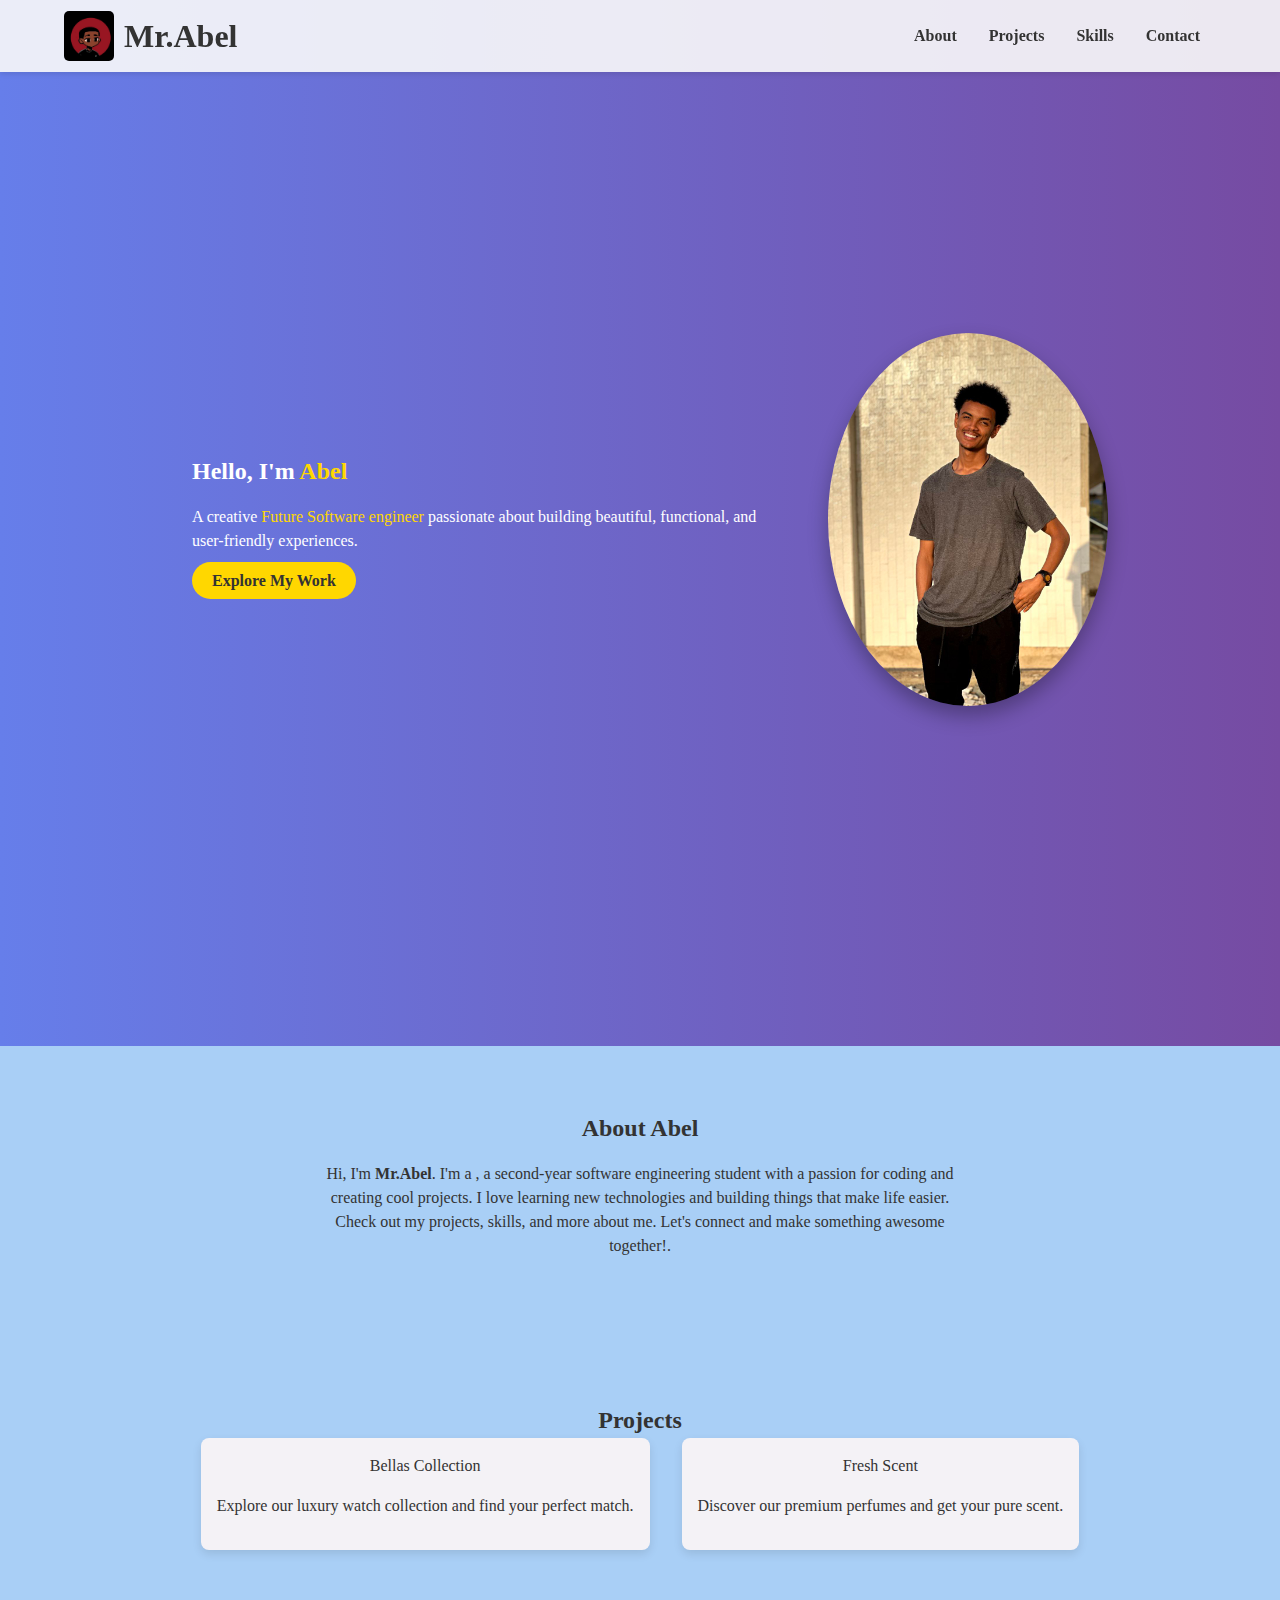
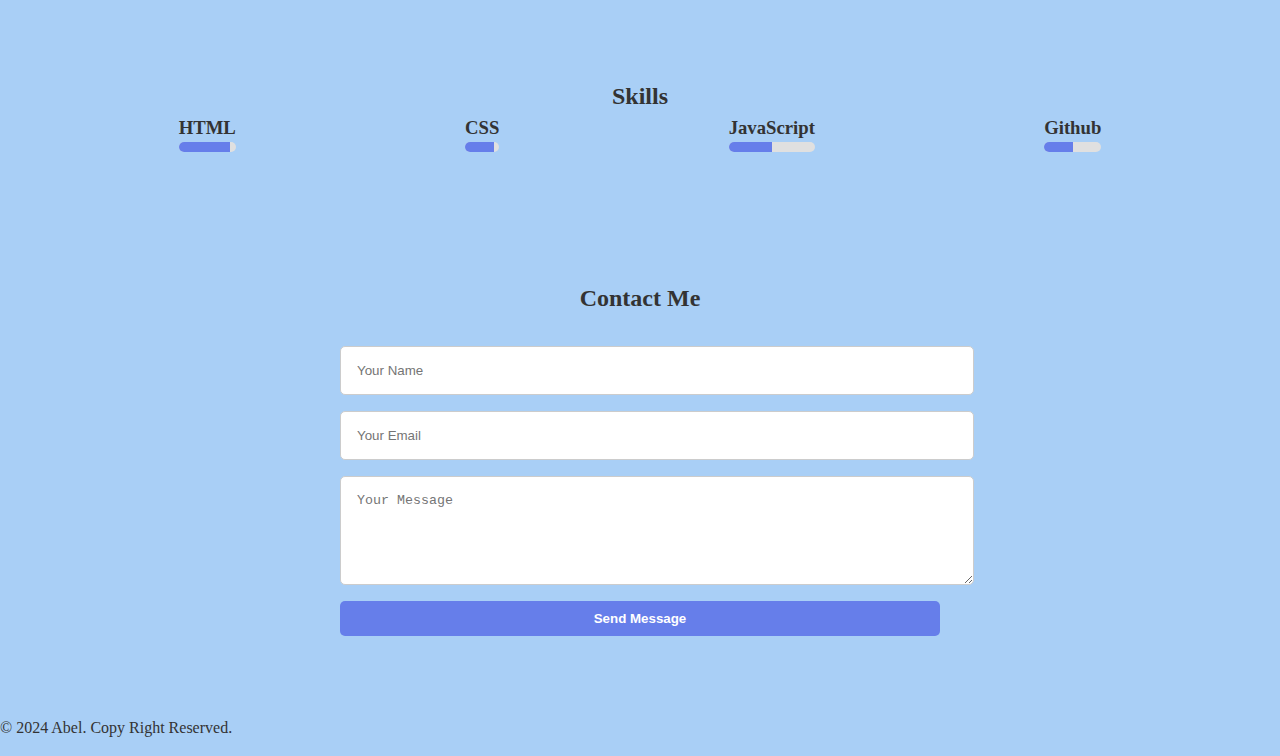
<file: index.html>
<!DOCTYPE html>
<html lang="en">
<head>
  <meta charset="UTF-8">
  <meta name="viewport" content="width=device-width, initial-scale=1.0">
  <title>Abels Portfolio</title>
  <link rel="stylesheet" href="styles.css">
  <link rel="preconnect" href="https://fonts.googleapis.com">
  <link href="https://fonts.googleapis.com/css2?family=Inter:wght@300;400;600;700&display=swap" rel="stylesheet">
</head>
<body>
  <header>
    <div class="container">
      <div class="heading " >

        <div class="brand">
          <img src="photo 2.jpg" alt="Your Photo" class="profile-pic">
          <h1>Mr.Abel</h1>
        </div>
        <nav>
          <ul class="nav-links">
            <li><a href="#about">About</a></li>
            <li><a href="#projects">Projects</a></li>
            <li><a href="#skills">Skills</a></li>
            <li><a href="#contact">Contact</a></li>
          </ul>
        </nav>
      </div>
      <button class="hamburger">
        <span></span>
        <span></span>
        <span></span>
      </button>
    </div>
  </header>

  <section id="hero">
    <div class="container cont2">
      <div class="intro">
        <h2>Hello, I'm <span class="highlight">Abel</span></h2>
        <p>A creative <span class="highlight">Future Software engineer</span> passionate about building beautiful, functional, and user-friendly experiences.</p>
        <a href="#projects" class="btn">Explore My Work</a>
      </div> 
      <div style="padding-left: 60px;">
        <img src="pic.jpg" alt="Your Picture" class="hero-pic">
      </div>
    </div>
  </section>

  <section id="about">
    <div class="container">
      <h2>About Abel</h2>
      <p>Hi, I'm <b>Mr.Abel</b>. I'm a <span class="highlight"></span> , a second-year software engineering student with a passion for coding and creating cool projects. I love learning new technologies and building things that make life easier. Check out my projects, skills, and more about me. Let's connect and make something awesome together!.</p>
    </div>
  </section>

  <section id="projects">
    <div class="container">
      <h2>Projects</h2>
      <div class="grid">
        <div class="card" id="redirect">
          <a class="">Bellas Collection</a>
             <P>
              Explore our luxury watch collection and find your perfect match.</P>
        </div>
        <div class="card" id="carStore">
            <a href="https://github.com" class="">Fresh Scent</a>
          <p>
            Discover our premium perfumes and get your pure scent.</p>
        </div>
      </div>
    </div>
  </section>

  <section id="skills">
    <div class="container">
      <h2>Skills</h2>
      <div class="skills-grid">
        <div class="skill">
          <h3>HTML</h3>
          <div class="progress-bar"><span style="width: 90%;"></span></div>
        </div>
        <div class="skill">
          <h3>CSS</h3>
          <div class="progress-bar"><span style="width: 85%;"></span></div>
        </div>
        <div class="skill">
          <h3>JavaScript</h3>
          <div class="progress-bar"><span style="width: 50%;"></span></div>
        </div>
        <div class="skill">
          <h3>Github</h3>
          <div class="progress-bar"><span style="width: 50%;"></span></div>
        </div>
      </div>
    </div>
  </section>

  <section id="contact">
    <div class="container cont1">
      <h2 class="contact-heading">Contact Me</h2>
      <form>
        <input type="text" placeholder="Your Name" required>
        <input type="email" placeholder="Your Email" required>
        <textarea placeholder="Your Message" rows="5" required></textarea>
        <button type="submit" class="btn">Send Message</button>
      </form>
    </div>
  </section>

  <footer>
    <p>&copy; 2024 Abel. Copy Right Reserved.</p>
  </footer>

<script src="main.js"></script>
</body>
</html>
</file>
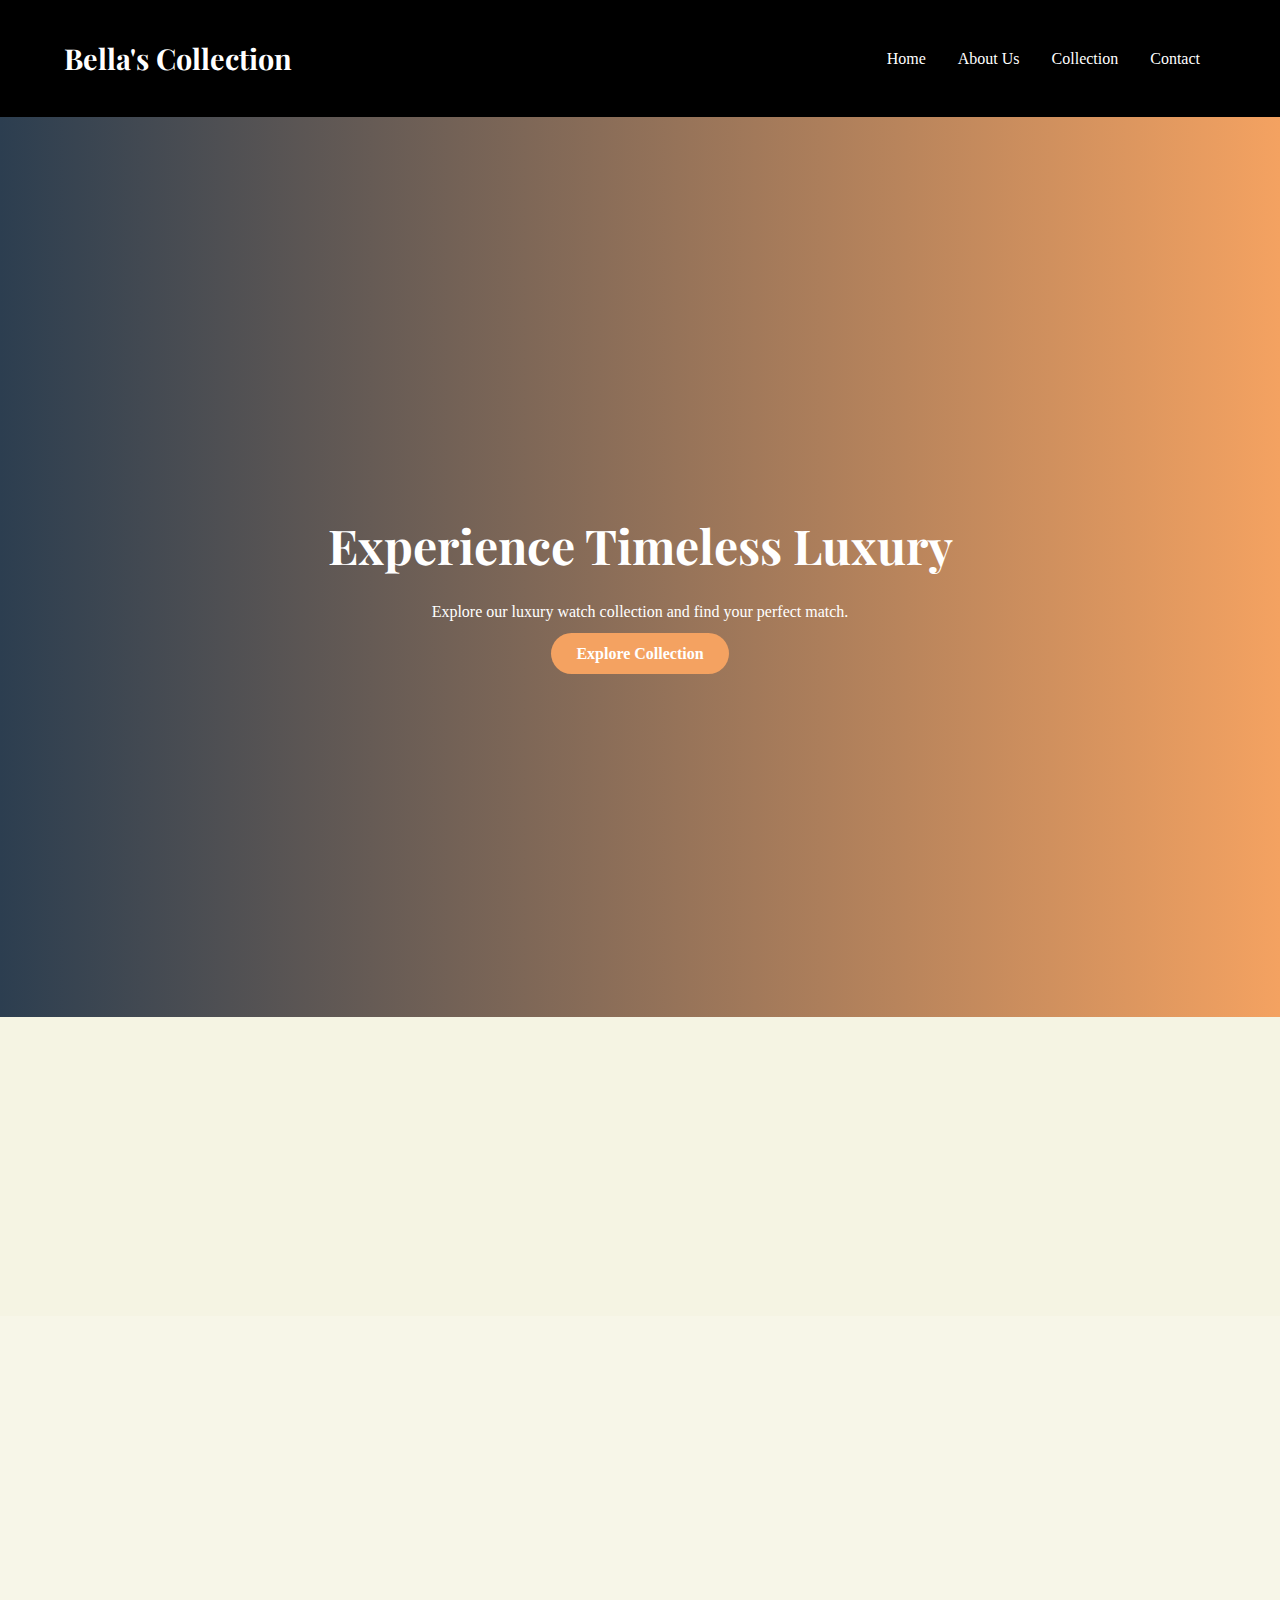
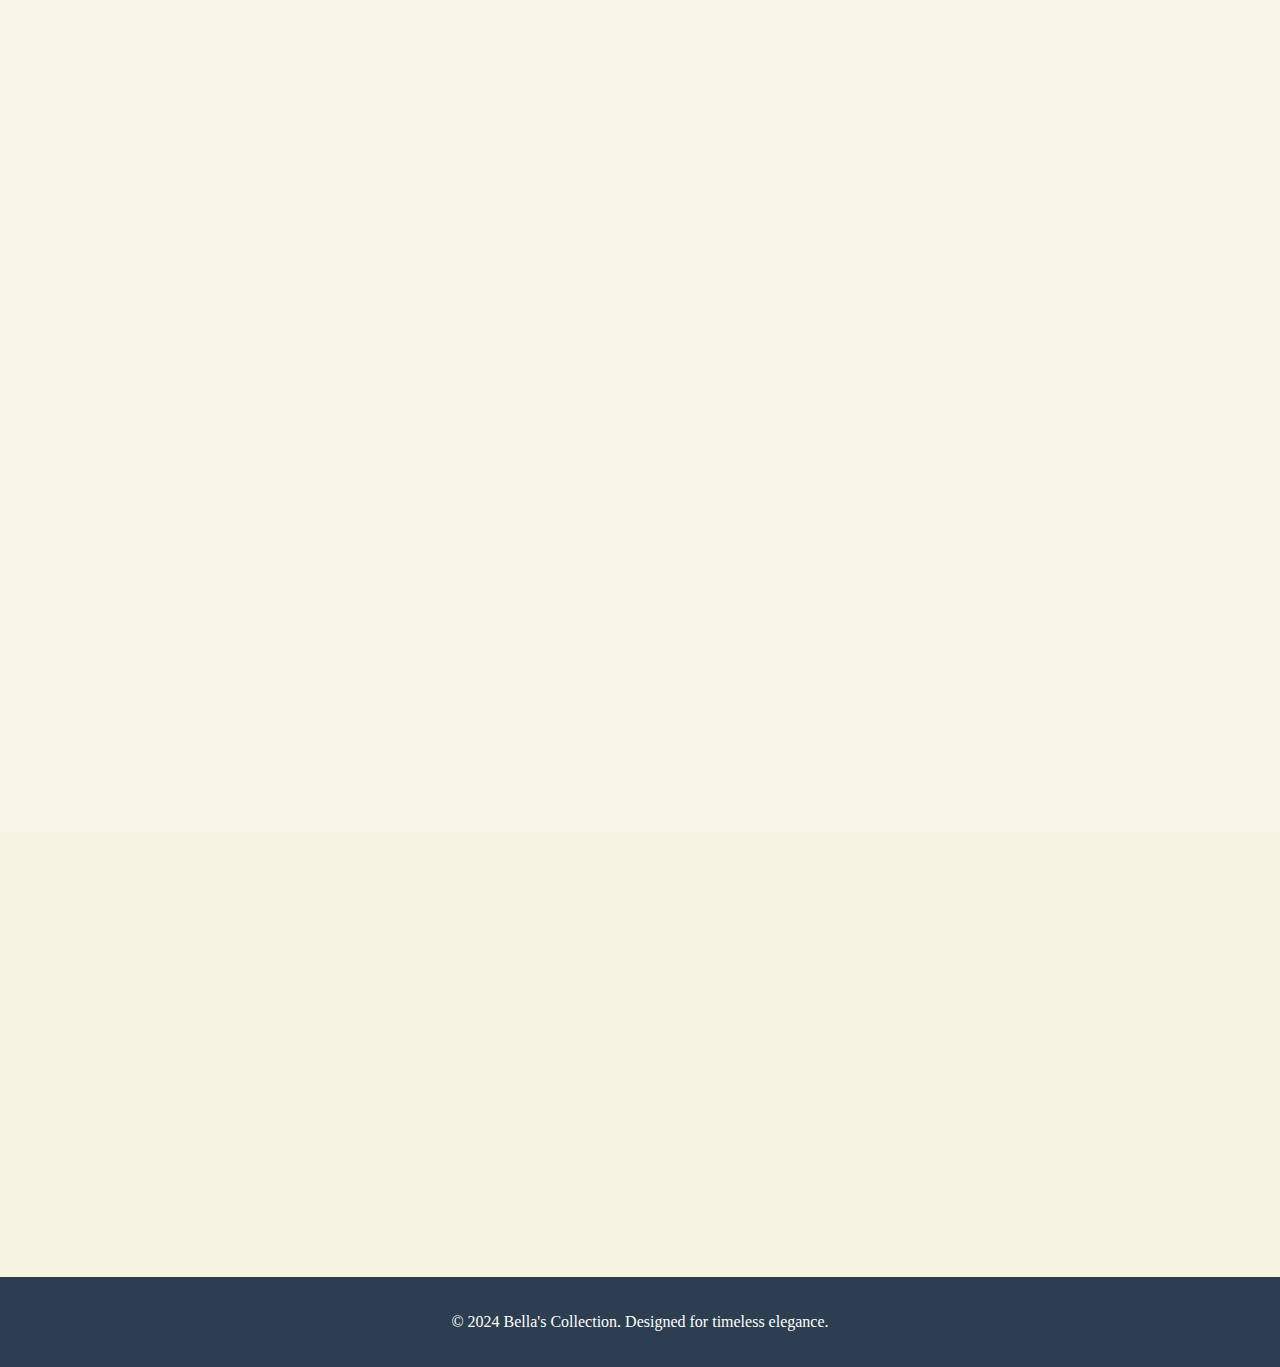
<file: Pro 1/index.html>
<!DOCTYPE html>
<html lang="en">
<head>
  <meta charset="UTF-8">
  <meta name="viewport" content="width=device-width, initial-scale=1.0">
  <title>Bella's Collection</title>
  <link rel="stylesheet" href="styles.css">
  <link rel="preconnect" href="https://fonts.googleapis.com">
  <link href="https://fonts.googleapis.com/css2?family=Playfair+Display:wght@400;700&family=Roboto:wght@300;400;500&display=swap" rel="stylesheet">
</head>
<body>
  <header>
    <div class="container">
      <h1 class="logo">Bella's Collection</h1>
      <nav>
        <ul class="nav-links">
          <li><a href="#home">Home</a></li>
          <li><a href="#about">About Us</a></li>
          <li><a href="#collection">Collection</a></li>
          <li><a href="#contact">Contact</a></li>
        </ul>
      </nav>
    </div>
  </header>

  <section id="home" class="hero">
    <div class="hero-content container">
      <h2 data-fade="fade-in">Experience Timeless Luxury</h2>
      <p data-fade="fade-in">Explore our luxury watch collection and find your perfect match.</p>
      <a href="#collection" class="btn" data-fade="fade-in">Explore Collection</a>
    </div>
  </section>

  <section id="about" class="about">
    <div class="container">
      <h2 data-fade="fade-in">About Us</h2>
      <p data-fade="fade-in">
Welcome to Bella's Collection, your destination for the most beautiful and luxurious watches. Discover our stunning selection of timepieces, each crafted with elegance and precision. Elevate your style with Bella's Collection, where every watch tells a story of luxury.
      </p>
    </div>
  </section>

  <section id="collection" class="collection">
    <div class="container">
      <h2 data-fade="fade-in">Our Exclusive Collection</h2>
      <div class="grid">
        <div class="card" data-fade="fade-in">
          <img src="1st watch.jpeg" alt="Watch 1">
          <h3>Elegant Diamond</h3>
          <p>200,000ETB</p>
        </div>
        <div class="card" data-fade="fade-in">
          <img src="2nd watch.jpeg" alt="Watch 2">
          <h3>Golden Classic</h3>
          <p>80,000ETB</p>
        </div>
        <div class="card" data-fade="fade-in">
          <img src="3rd watch.png" alt="Watch 3">
          <h3>Luxury Black</h3>
          <p>65,000ETB</p>
        </div>
        <div class="card" data-fade="fade-in">
          <img src="4th watch.jpeg" alt="Watch 4">
          <h3>Platinum Elite</h3>
          <p>$55,000ETB</p>
        </div>
        <div class="card" data-fade="fade-in">
          <img src="5th watch.jpeg" alt="Watch 5">
          <h3>Rose Gold Elegance</h3>
          <p>45,000ETB</p>
        </div>
        <div class="card" data-fade="fade-in">
          <img src="6th watch.jpeg" alt="Watch 6">
          <h3>Midnight Edition</h3>
          <p>60,000ETB</p>
        </div>
      </div>
    </div>
  </section>

  <section id="contact" class="contact">
    <div class="container">
      <h2 data-fade="fade-in">Contact Us</h2>
      <form data-fade="fade-in">
        <input type="text" placeholder="Your Name" required>
        <input type="email" placeholder="Your Email" required>
        <textarea placeholder="Your Message" rows="4" required></textarea>
        <button type="submit" class="btn">Send Message</button>
      </form>
    </div>
  </section>

  <footer>
    <p>&copy; 2024 Bella's Collection. Designed for timeless elegance.</p>
  </footer>

  <script src="script.js"></script>
</body>
</html>
</file>
<file: styles.css>
/* Global Styles */
/* *{
    outline: 1px solid red;
} */
body {
    
    margin: 0;
    padding: 0;
    line-height: 1.5;
    color: #333;
    background-color: #a9cff6;
  }
  
  .container {
    width: 90%;
    max-width: 1200px;
    margin: auto;

  }

  .heading{
    display: flex;
    justify-content: space-between;
  }
  .cont2{
    align-items: center;
    display: flex;
    padding-left:20px;
    justify-content: center;
  }
  .cont1{
    
    max-width:600px;
    margin-right: auto;
    margin-left: auto;
  }
  .contact-heading {
    margin-bottom: 30px;
  }
  
  a {
    text-decoration: none;
    color: inherit;
  }
  
  h1, h2,h3{
    margin: 0;
  }

  
  /* Header */
  header {
    position: fixed;
    width: 100%;
    top: 0;
    background: rgba(249, 250, 250, 0.9);
    box-shadow: 0 2px 5px rgba(0, 0, 0, 0.1);
    z-index: 1000;
    padding: 0.5rem 0;
  }
  
  header .brand {
    display: flex;
    align-items: center;
  }
  
  header .brand img {
    width: 50px;
    height: 50px;
    border-radius: 10%;
    margin-right: 10px;
  }
  
  header .nav-links {
    list-style: none;
    display: flex;
  }
  
  header .nav-links li {
    margin: 0 1rem;
  }
  
  header .nav-links a {
    font-weight: 600;
    color: #333;
  }
  
  header .hamburger {
    display: none;
  }
  
  /* Hero Section */
  #hero {
    display: flex;
    justify-content: space-between;
    align-items: center;
    height: 102vh;
    background: linear-gradient(to right, #667eea, #764ba2);
    color: white;
  }
  
  #hero .intro {
    max-width: 50%;
    text-align: left;
  }
  
  #hero .highlight {
    color: #ffd700;
  }
  
  #hero .btn {
    background: #ffd700;
    padding: 10px 20px;
    border-radius: 25px;
    color: #333;
    font-weight: bold;
  }
  
  #hero .hero-pic {
    width: 280px;
    border-radius: 50%;
    box-shadow: 0 10px 20px rgba(0, 0, 0, 0.3);
    animation: float 4s ease-in-out infinite;
  }
  
  /* Floating Animation */
  @keyframes float {
    0%, 100% {
      transform: translateY(0);
    }
    50% {
      transform: translateY(-20px);
    }
  }
  
  /* Section Styles */
  section {
    padding: 4rem 0;
    text-align: center;
  }
  
  /* Projects */
  .grid {
    display: flex;
    gap: 2rem;
    flex-wrap: nowrap;
    justify-content: center;
  }

  #about{
    width: 700px;
    margin-right: auto;
    margin-left: auto;
  }
  
  .card {
    background: rgb(244, 242, 246);
    padding: 1rem;
    border-radius: 8px;
    box-shadow: 0 4px 10px rgba(0, 0, 0, 0.1);
    transition: transform 0.3s ease;
  }
  
  .card:hover {
    transform: translateY(-10px);
  }
  
  /* Skills */
  .skills-grid {
    display: flex;
    justify-content: space-around;
  }
  
  .progress-bar {
    background: #e0e0e0;
    height: 10px;
    border-radius: 5px;
    overflow: hidden;
  }
  
  .progress-bar span {
    display: block;
    height: 100%;
    background: #667eea;
    transition: width 0.5s ease-in-out;
  }
  
  /* Contact Form */
  form {
    display: flex;
    flex-direction: column;
    gap: 1rem;
  }
  
  form input, form textarea {
    width: 100%;
    padding: 1rem;
    border: 1px solid #ccc;
    border-radius: 5px;
  }
  
  form .btn {
    background: #667eea;
    color: white;
    border: none;
    padding: 10px;
    border-radius: 5px;
    font-weight: bold;
  }
  
  form .btn:hover {
    background: #564ab1;
  }
</file>
<file: Pro 1/styles.css>
/* Global Styles */
body {
  
  margin: 0;
  padding: 0;
  color: #333;
  line-height: 1.6;
  background-color: #f5f4e3;
}

h1, h2, h3 {
  font-family: 'Playfair Display', serif;
}

.container {
  width: 90%;
  max-width: 1200px;
  margin: auto;
}

a {
  text-decoration: none;
  color: inherit;
}

ul {
  list-style: none;
  padding: 0;
  margin: 0;
}

/* Header */
header {
  background: #000;
  color: #fff;
  padding: 1rem 0;
  position: sticky;
  top: 0;
  z-index: 100;
}

header .container {
  display: flex;
  justify-content: space-between;
  align-items: center;
}

header .logo {
  font-size: 1.8rem;
  font-weight: bold;
}

header .nav-links {
  display: flex;
}

header .nav-links li {
  margin: 0 1rem;
}

header .nav-links a {
  color: #fff;
  font-weight: 500;
  transition: color 0.3s;
}

header .nav-links a:hover {
  color: #f4a261;
}

/* Hero Section */
.hero {
  height: 100vh;
  background: linear-gradient(to right, #2c3e50, #f4a261);
  color: white;
  display: flex;
  align-items: center;
  justify-content: center;
  text-align: center;
}

.hero h2 {
  font-size: 3rem;
  margin-bottom: 1rem;
}

.hero .btn {
  padding: 12px 25px;
  background: #f4a261;
  color: white;
  font-weight: bold;
  border: none;
  border-radius: 25px;
  transition: background 0.3s;
}

.hero .btn:hover {
  background: #e76f51;
}

/* About Section */
.about {
  padding: 4rem 0;
  text-align: center;
}

.about p {
  max-width: 600px;
  margin: 1rem auto;
  color: #555;
}

/* Collection Section */
.collection {
  background: #f7f6e8;
  padding: 4rem 0;
}

.collection .grid {
  display: flex;
  gap: 1.5rem;
  flex-wrap: wrap;
  justify-content: center;
}

.collection .card {
  background: #fafafa;
  border-radius: 8px;
  box-shadow: 0 4px 10px rgba(0, 0, 0, 0.1);
  text-align: center;
  max-width: 300px;
  padding: 1rem;
  transition: transform 0.3s;
}

.collection .card img {
  width: 100%;
  border-radius: 8px;
}

.collection .card h3 {
  margin: 1rem 0 0.5rem;
}

.collection .card:hover {
  transform: translateY(-10px);
}

/* Contact Section */
.contact {
  padding: 4rem 0;
  text-align: center;
}

.contact form {
  display: flex;
  flex-direction: column;
  gap: 1rem;
  align-items: center;
}

.contact form input, .contact form textarea {
  width: 100%;
  max-width: 500px;
  padding: 10px;
  border: 1px solid #ddd;
  border-radius: 5px;
}

.contact form .btn {
  padding: 10px 20px;
  background: #f4a261;
  color: white;
  border: none;
  border-radius: 5px;
  font-weight: bold;
}

.contact form .btn:hover {
  background: #e76f51;
}

/* Footer */
footer {
  background: #2c3e50;
  color: white;
  text-align: center;
  padding: 1rem 0;
}
/* Fade-in Animation */
[data-fade="fade-in"] {
  opacity: 0;
  transform: translateY(20px);
  transition: opacity 0.8s ease, transform 0.8s ease;
}

[data-fade="fade-in"].in-view {
  opacity: 1;
  transform: translateY(0);
}
</file>
